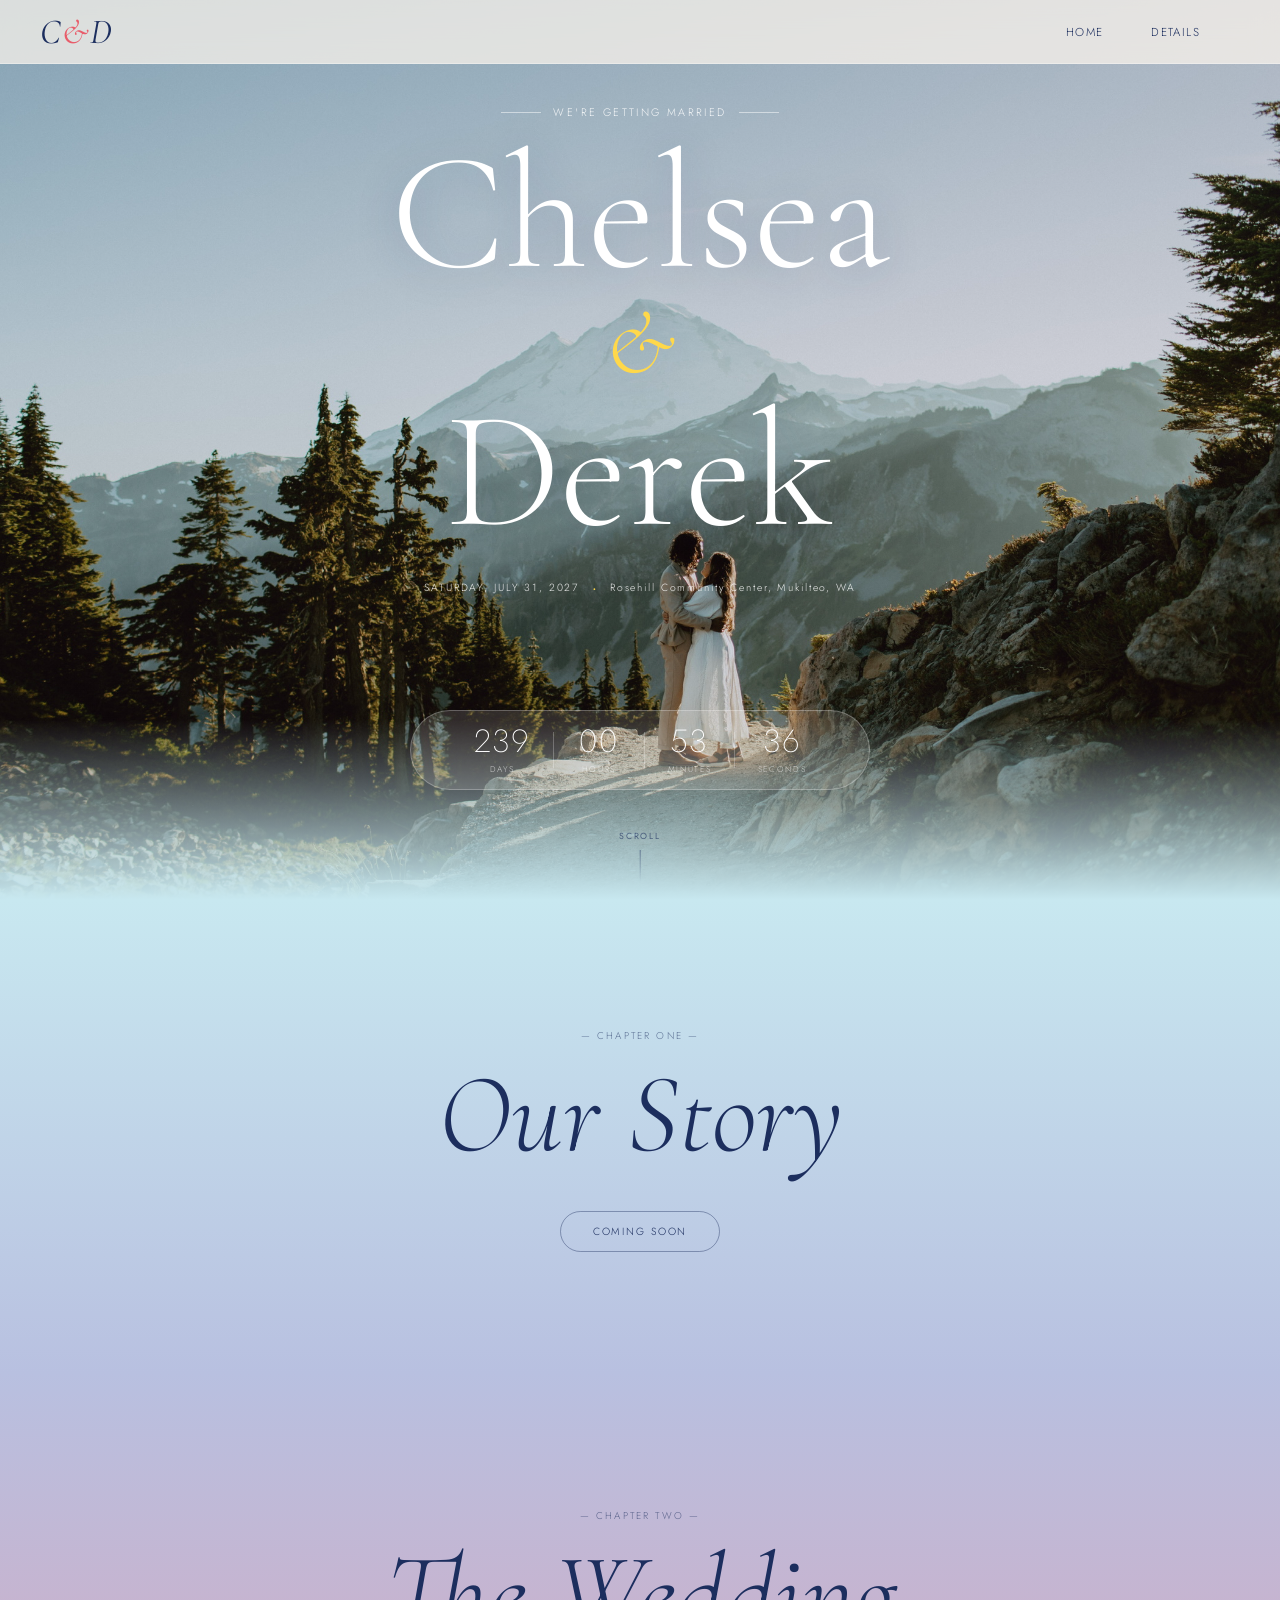
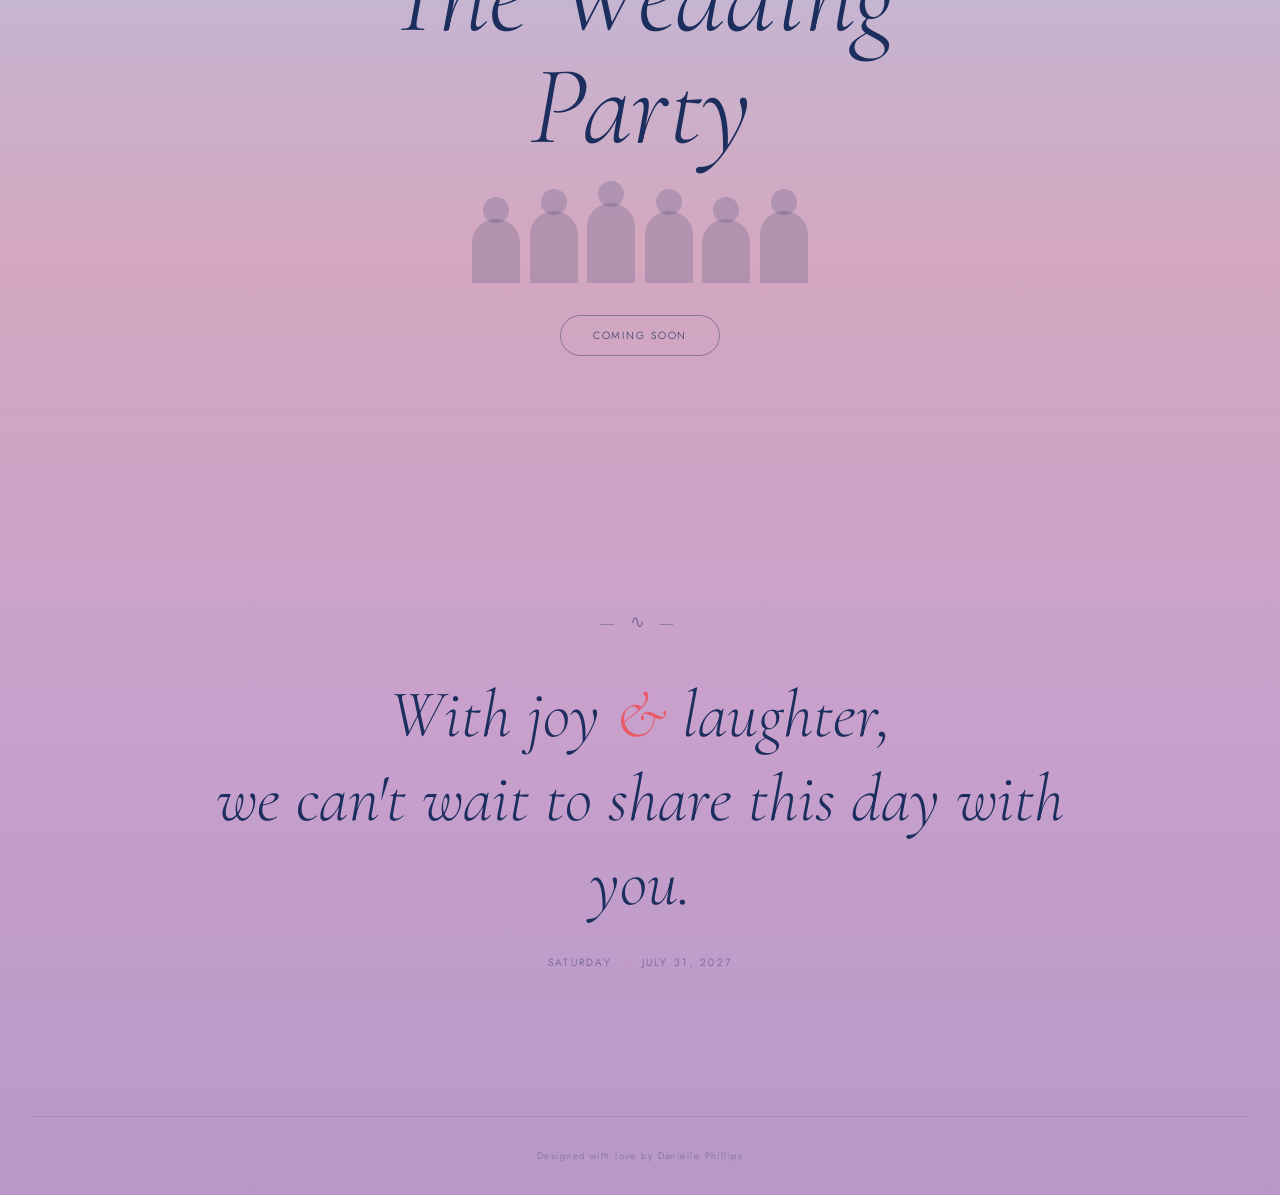
<file: index.html>
<!DOCTYPE html>
<html lang="en">
<head>
  <meta charset="UTF-8" />
  <meta name="viewport" content="width=device-width, initial-scale=1.0" />
  <meta name="theme-color" content="#f5ede3">
  <title>Chelsea & Derek · July 31, 2027</title>
  <link rel="preconnect" href="https://fonts.googleapis.com">
  <link rel="preconnect" href="https://fonts.gstatic.com" crossorigin>
  <link href="https://fonts.googleapis.com/css2?family=Cormorant+Garamond:ital,wght@0,300;0,400;0,500;1,300;1,400;1,500&family=Cormorant+Infant:ital,wght@0,300;1,300;1,400&family=Jost:wght@200;300;400&display=swap" rel="stylesheet">
  <link rel="stylesheet" href="style.css" />
</head>
<body>

  <!-- NAV -->
  <nav class="navbar" id="navbar">
    <a href="index.html" class="nav-logo">C<span class="amp">&</span>D</a>
    <ul class="nav-links">
      <li class="nav-item has-dropdown">
        <a href="index.html" class="nav-link">Home</a>
        <ul class="dropdown">
          <li><a href="#our-story">Our Story <span class="nav-soon">(Coming Soon)</span></a></li>
          <li><a href="#wedding-party">Wedding Party <span class="nav-soon">(Coming Soon)</span></a></li>
        </ul>
      </li>
      <li class="nav-item has-dropdown">
        <a href="details.html" class="nav-link">Details</a>
        <ul class="dropdown">
          <li><a href="details.html#faqs">FAQs</a></li>
          <li><a href="details.html#travel">Travel <span class="nav-soon">(Coming Soon)</span></a></li>
          <li><a href="details.html#registry">Registry <span class="nav-soon">(Coming Soon)</span></a></li>
        </ul>
      </li>
    </ul>
    <button class="nav-hamburger" id="hamburger" aria-label="Toggle menu">
      <span></span><span></span><span></span>
    </button>
  </nav>

  <!-- MOBILE MENU -->
  <div class="mobile-menu" id="mobileMenu">
    <a href="index.html">Home</a>
    <a href="#our-story" class="mobile-sub">Our Story <span class="nav-soon">(Coming Soon)</span></a>
    <a href="#wedding-party" class="mobile-sub">Wedding Party <span class="nav-soon">(Coming Soon)</span></a>
    <a href="details.html" class="mobile-section-label">Details</a>
    <a href="details.html#faqs" class="mobile-sub">FAQs</a>
    <a href="details.html#travel" class="mobile-sub">Travel <span class="nav-soon">(Coming Soon)</span></a>
    <a href="details.html#registry" class="mobile-sub">Registry <span class="nav-soon">(Coming Soon)</span></a>
  </div>

  <!-- HERO -->
  <section class="hero" id="home">
    <div class="hero-bg" id="heroBg"></div>
    <div class="hero-overlay"></div>

    <div class="hero-content">
      <p class="hero-eyebrow">WE'RE GETTING MARRIED</p>
      <h1 class="hero-names">
        <span class="name-chelsea">Chelsea</span>
        <span class="hero-amp">&</span>
        <span class="name-derek">Derek</span>
      </h1>
      <div class="hero-meta">
        <span class="hero-date">SATURDAY, JULY 31, 2027</span>
        <span class="hero-dot">·</span>
        <span class="hero-location">Rosehill Community Center, Mukilteo, WA</span>
      </div>
    </div>

    <!-- COUNTDOWN -->
    <div class="countdown-bar">
      <div class="countdown-inner">
        <div class="countdown-unit">
          <span class="countdown-num" id="cd-days">—</span>
          <span class="countdown-label">DAYS</span>
        </div>
        <div class="countdown-divider"></div>
        <div class="countdown-unit">
          <span class="countdown-num" id="cd-hours">—</span>
          <span class="countdown-label">HOURS</span>
        </div>
        <div class="countdown-divider"></div>
        <div class="countdown-unit">
          <span class="countdown-num" id="cd-mins">—</span>
          <span class="countdown-label">MINUTES</span>
        </div>
        <div class="countdown-divider"></div>
        <div class="countdown-unit">
          <span class="countdown-num" id="cd-secs">—</span>
          <span class="countdown-label">SECONDS</span>
        </div>
      </div>
    </div>

    <div class="hero-scroll">
      <span>SCROLL</span>
      <div class="scroll-line"></div>
    </div>
  </section>

  <!-- GRADIENT RIVER wrapper — seamless scroll through all sections -->
  <div class="gradient-river">

  <section class="gradient-section" id="our-story">
    <div class="section-inner">
      <p class="chapter-label">— CHAPTER ONE —</p>
      <h2 class="section-title">Our Story</h2>
      <span class="pill-btn coming-soon-btn">COMING SOON</span>
    </div>
  </section>

  <section class="gradient-section section-party" id="wedding-party">
    <div class="section-inner">
      <p class="chapter-label">— CHAPTER TWO —</p>
      <h2 class="section-title">The Wedding Party</h2>
      <div class="party-icons">
        <div class="party-person"></div>
        <div class="party-person"></div>
        <div class="party-person"></div>
        <div class="party-person"></div>
        <div class="party-person"></div>
        <div class="party-person"></div>
      </div>
      <span class="pill-btn coming-soon-btn">COMING SOON</span>
    </div>
  </section>

  <!-- CLOSING CTA -->
  <section class="closing-cta">
    <div class="closing-inner">
      <div class="closing-ornament">— ∿ —</div>
      <h2 class="closing-headline">With joy <span class="closing-amp">&</span> laughter,<br>we can't wait to share this day with you.</h2>
      <p class="closing-sub">SATURDAY <span class="closing-dot">·</span> JULY 31, 2027</p>
    </div>
    <footer class="site-footer">
      <span>Designed with love by Danielle Phillips</span>
    </footer>
  </section>

  </div><!-- end .gradient-river -->

  <script src="script.js"></script>
</body>
</html>
</file>
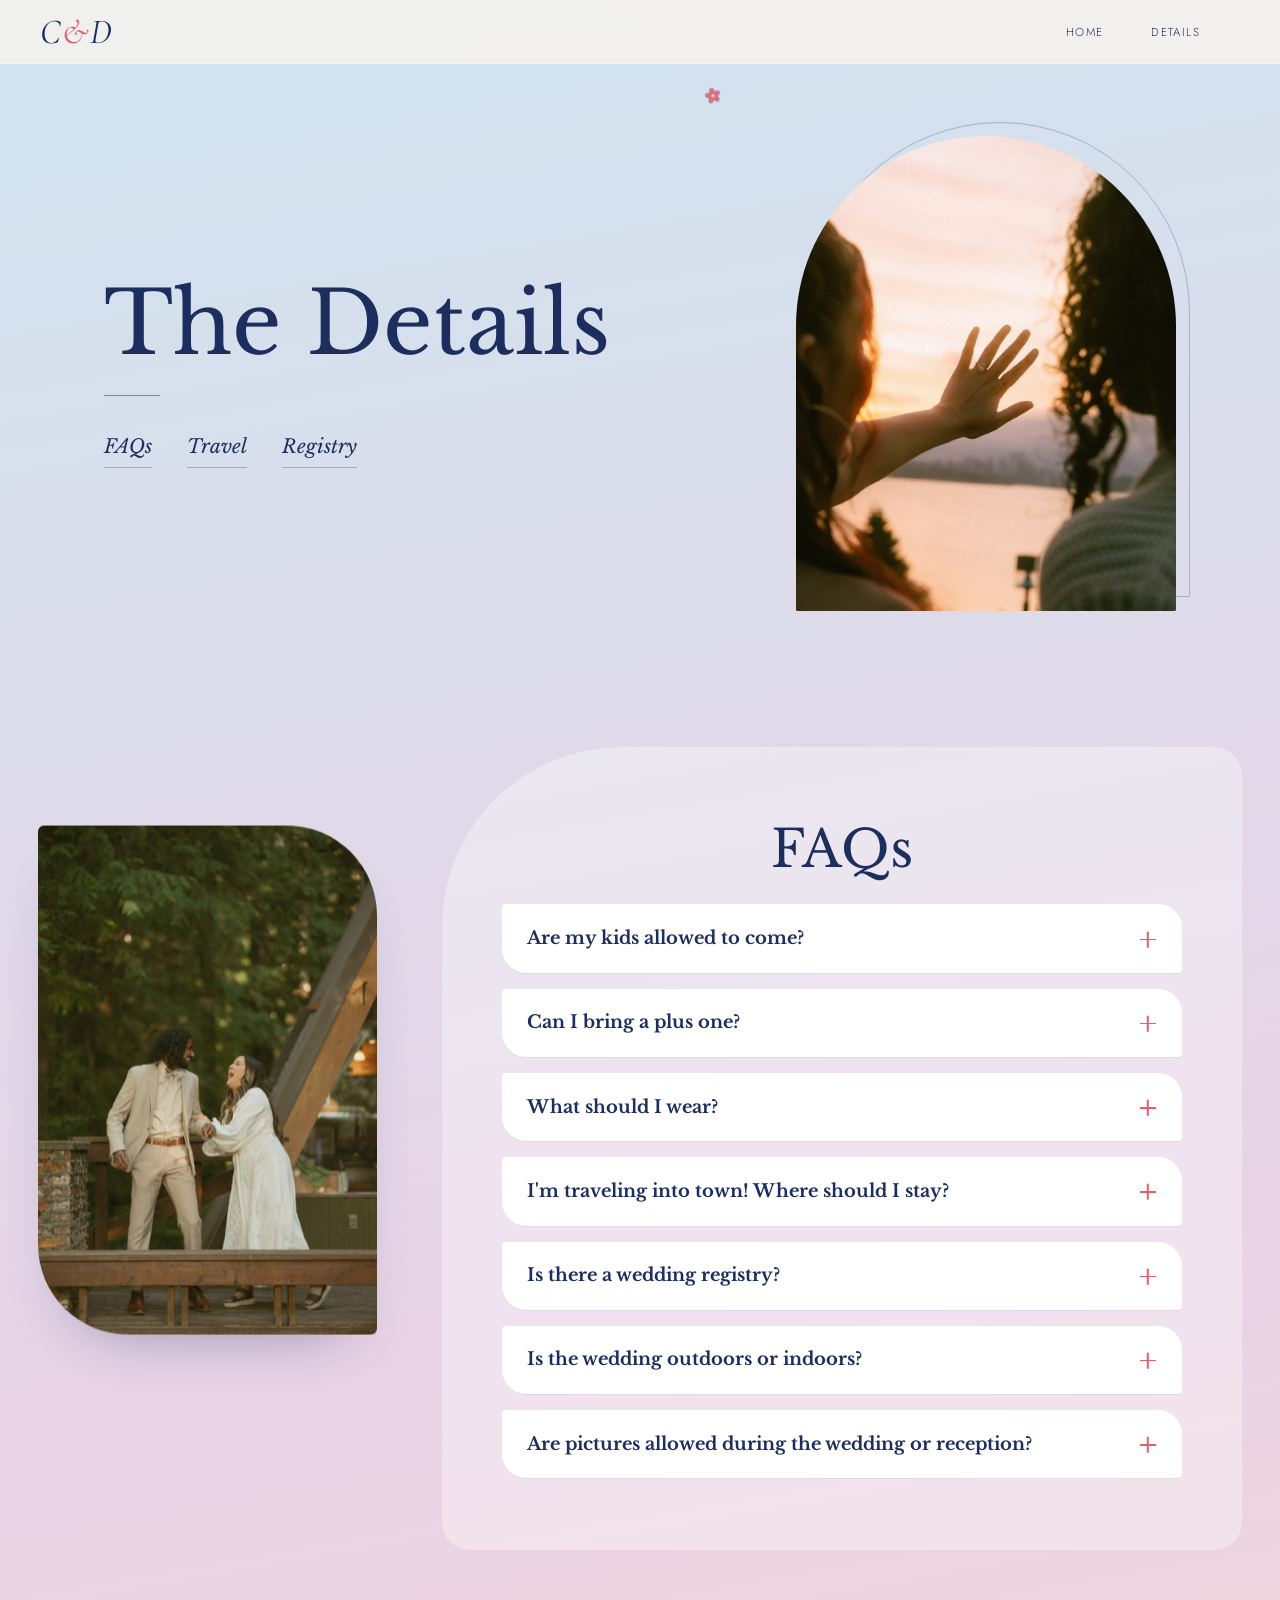
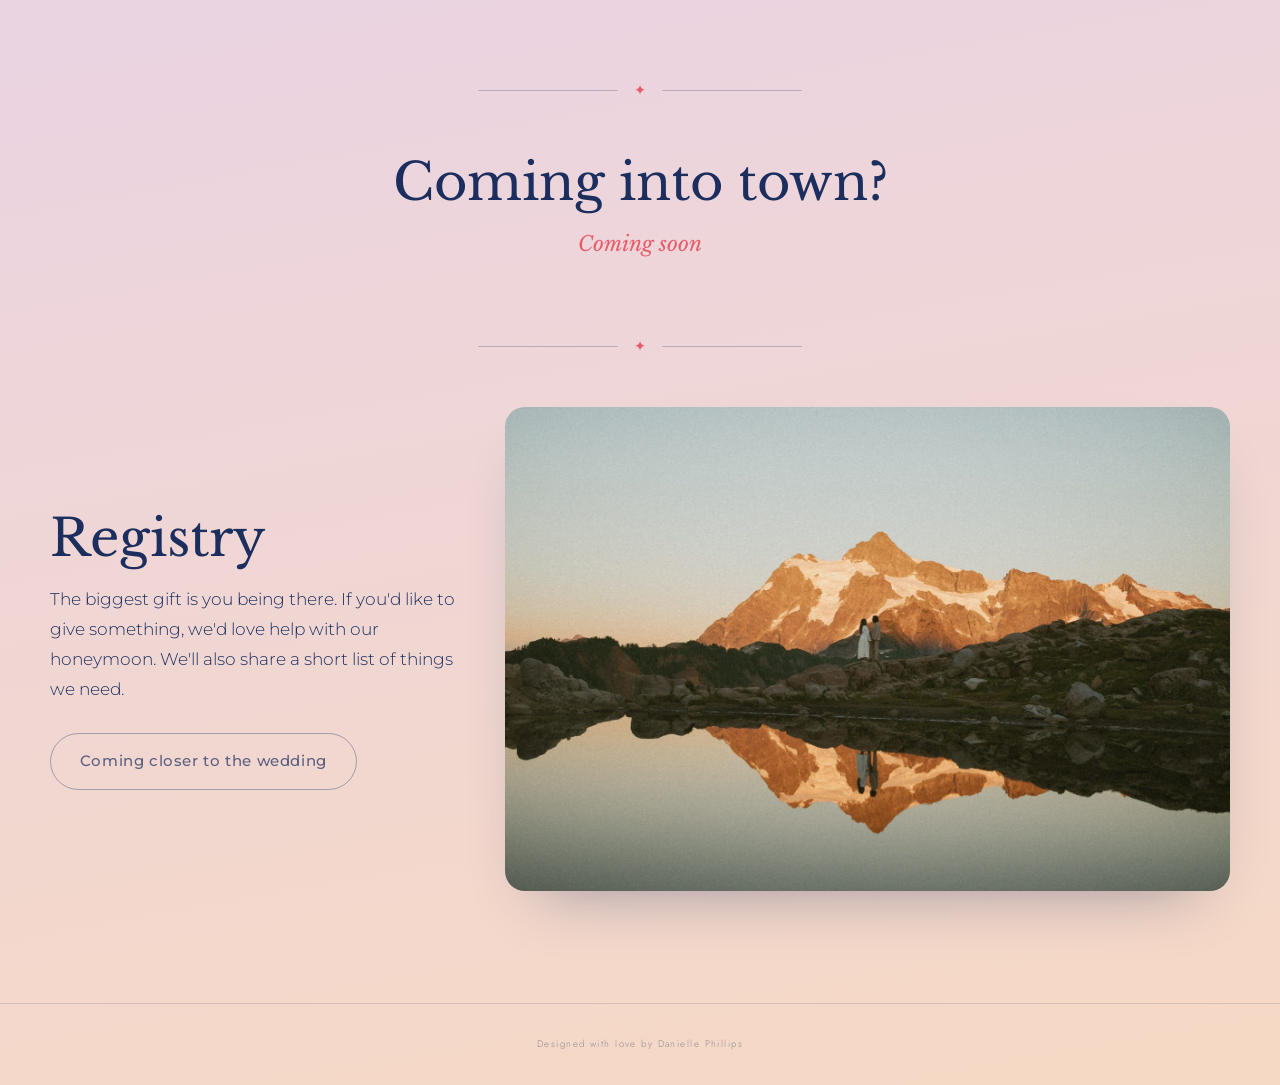
<file: details.html>
<!DOCTYPE html>
<html lang="en">
<head>
  <meta charset="UTF-8" />
  <meta name="viewport" content="width=device-width, initial-scale=1.0" />
  <meta name="theme-color" content="#f5ede3">
  <title>The Details · Chelsea & Derek</title>
  <link rel="preconnect" href="https://fonts.googleapis.com">
  <link rel="preconnect" href="https://fonts.gstatic.com" crossorigin>
  <link href="https://fonts.googleapis.com/css2?family=Cormorant+Garamond:ital,wght@0,300;0,400;0,500;1,300;1,400;1,500&family=Cormorant+Infant:ital,wght@0,300;1,300;1,400&family=Jost:wght@200;300;400&display=swap" rel="stylesheet">
  <link href="https://fonts.googleapis.com/css2?family=Libre+Baskerville:ital,wght@0,400;0,700;1,400&family=Montserrat:wght@300;400;500&display=swap" rel="stylesheet">
  <link rel="stylesheet" href="style.css?v=20261010i" />
</head>
<body>

  <!-- NAV -->
  <nav class="navbar" id="navbar">
    <a href="index.html" class="nav-logo">C<span class="amp">&</span>D</a>
    <ul class="nav-links">
      <li class="nav-item has-dropdown">
        <a href="index.html" class="nav-link">Home</a>
        <ul class="dropdown">
          <li><a href="index.html#our-story">Our Story <span class="nav-soon">(Coming Soon)</span></a></li>
          <li><a href="index.html#wedding-party">Wedding Party <span class="nav-soon">(Coming Soon)</span></a></li>
        </ul>
      </li>
      <li class="nav-item has-dropdown">
        <a href="#" class="nav-link">Details</a>
        <ul class="dropdown">
          <li><a href="details.html#faqs">FAQs</a></li>
          <li><a href="details.html#travel">Travel <span class="nav-soon">(Coming Soon)</span></a></li>
          <li><a href="details.html#registry">Registry <span class="nav-soon">(Coming Soon)</span></a></li>
        </ul>
      </li>
    </ul>
    <button class="nav-hamburger" id="hamburger" aria-label="Toggle menu">
      <span></span><span></span><span></span>
    </button>
  </nav>

  <!-- MOBILE MENU -->
  <div class="mobile-menu" id="mobileMenu">
    <a href="index.html">Home</a>
    <a href="#our-story" class="mobile-sub">Our Story <span class="nav-soon">(Coming Soon)</span></a>
    <a href="#wedding-party" class="mobile-sub">Wedding Party <span class="nav-soon">(Coming Soon)</span></a>
    <a href="details.html" class="mobile-section-label">Details</a>
    <a href="details.html#faqs" class="mobile-sub">FAQs</a>
    <a href="details.html#travel" class="mobile-sub">Travel <span class="nav-soon">(Coming Soon)</span></a>
    <a href="details.html#registry" class="mobile-sub">Registry <span class="nav-soon">(Coming Soon)</span></a>
  </div>

  <!-- GRADIENT RIVER — full page below the nav -->
  <div class="gradient-river dp" id="top">

    <!-- FLOWER RAIN (decorative, drawn by details.js) -->
    <canvas class="dp-rain" aria-hidden="true"></canvas>

    <!-- PAGE TOP -->
    <header class="dp-hero">
      <div class="dp-hero-wrap">
        <div class="dp-hero-text">
          <h1>The Details</h1>
          <div class="dp-rule"></div>
          <nav class="dp-jump" aria-label="Jump to a section">
            <a href="#faqs">FAQs</a>
            <a href="#travel">Travel</a>
            <a href="#registry">Registry</a>
          </nav>
        </div>
        <div class="dp-hero-photo">
          <img src="CD2.JPG" alt="Chelsea showing her engagement ring at sunset" width="1000" height="1500">
        </div>
      </div>
    </header>

    <!-- FAQs -->
    <section class="dp-faq" id="faqs">
      <div class="dp-faq-grid">
        <figure class="dp-faq-photo">
          <img src="CD3.jpg" alt="Chelsea and Derek laughing together on a wooden deck" width="900" height="1350" loading="lazy">
        </figure>
        <div>
          <h2>FAQs</h2>
          <div class="dp-faq-list">
            <details class="dp-faq-item"><summary>Are my kids allowed to come?<span class="dp-icon"></span></summary><p class="dp-ans">If they're over 16, yes! If not, please reach out to us, and we'll figure out some other options.</p></details>
            <details class="dp-faq-item"><summary>Can I bring a plus one?<span class="dp-icon"></span></summary><p class="dp-ans">No. Seating is limited, so we're being super intentional with everyone who's attending.</p></details>
            <details class="dp-faq-item"><summary>What should I wear?<span class="dp-icon"></span></summary><p class="dp-ans">Picture black tie, high fashion! Elegant, but also colorful. We encourage you to dress up and to also dress in your culture or ethnicity. We'll absolutely love it!</p><p class="dp-ans"><strong>No sneakers, no jeans, no casual wear.</strong> You will not be let in.</p></details>
            <details class="dp-faq-item"><summary>I'm traveling into town! Where should I stay?<span class="dp-icon"></span></summary><p class="dp-ans">We're putting together hotel options and fun things to do before and after the wedding. Check out the <a href="#travel">Travel section</a> for updates!</p></details>
            <details class="dp-faq-item"><summary>Is there a wedding registry?<span class="dp-icon"></span></summary><p class="dp-ans">Yes! We'd really love contributions to our honeymoon, but if you'd rather not, we'll also have a list of things we need. Head to the <a href="#registry">Registry section</a> for details.</p></details>
            <details class="dp-faq-item"><summary>Is the wedding outdoors or indoors?<span class="dp-icon"></span></summary><p class="dp-ans">The ceremony and cocktail hour will be outdoors, and the reception will be indoors!</p></details>
            <details class="dp-faq-item"><summary>Are pictures allowed during the wedding or reception?<span class="dp-icon"></span></summary><p class="dp-ans"><strong>No phones during the ceremony!</strong> We want everyone to enjoy the moment. During the reception and everything else, go crazy!</p></details>
          </div>
        </div>
      </div>
    </section>

    <div class="dp-divider" aria-hidden="true"><span>✦</span></div>

    <!-- TRAVEL -->
    <section class="dp-travel" id="travel">
      <h2>Coming into town?</h2>
      <p class="dp-soon">Coming soon</p>
    </section>

    <div class="dp-divider" aria-hidden="true"><span>✦</span></div>

    <!-- REGISTRY -->
    <section class="dp-registry" id="registry">
      <div class="dp-registry-grid">
        <div class="dp-registry-text">
          <h2>Registry</h2>
          <p>The biggest gift is you being there. If you'd like to give something, we'd love help with our honeymoon. We'll also share a short list of things we need.</p>
          <span class="dp-btn" aria-disabled="true">Coming closer to the wedding</span>
        </div>
        <img class="dp-registry-photo" src="CD-registry.jpg" alt="Chelsea and Derek at sunset in front of a mountain reflected in an alpine lake" width="1600" height="1067" loading="lazy">
      </div>
    </section>

    <footer class="site-footer">
      <span>Designed with love by Danielle Phillips</span>
    </footer>

  </div><!-- end .gradient-river -->

  <script src="script.js"></script>
  <script src="details.js?v=20261010i"></script>
</body>
</html>
</file>
<file: style.css>
/* ============================================================
   CHELSEA & DEREK — WEDDING SITE
   style.css
   ============================================================ */

/* ---------- CSS VARIABLES ---------- */
:root {
  --sage:     #b8d4a8;
  --sky:      #a8d4e8;
  --yellow:   #ffd84a;
  --peach:    #f4a54a;
  --coral:    #e85c6a;
  --lilac:    #d4a8d4;
  --navy:     #1c2e5e;
  --cream:    #fdf6ee;

  /* gradient stops that match the sunset palette */
  --g-top:    #a8d4e8;   /* sky blue */
  --g-mid1:   #ffd84a;   /* yellow */
  --g-mid2:   #f4a54a;   /* peach/orange */
  --g-mid3:   #e85c6a;   /* coral */
  --g-bot:    #d4a8d4;   /* lilac */

  --font-display: 'Cormorant Garamond', serif;
  --font-italic:  'Cormorant Infant', serif;
  --font-sans:    'Jost', sans-serif;
}

/* ---------- RESET ---------- */
*, *::before, *::after { box-sizing: border-box; margin: 0; padding: 0; }
html { scroll-behavior: smooth; overflow-x: hidden; background-color: #fdf6ee; }
body {
  font-family: var(--font-sans);
  background-color: #fdf6ee;
  color: var(--navy);
  overflow-x: hidden;
  animation: pageFadeIn 0.45s ease both;
}
body.rsvp-body {
  overflow: hidden;
  height: 100vh;
}
::-webkit-scrollbar { display: none; }
a { text-decoration: none; color: inherit; }
ul { list-style: none; }

/* ============================================================
   NAV
   ============================================================ */
.navbar {
  position: fixed;
  top: 0; left: 0; right: 0;
  z-index: 1000;
  display: flex;
  align-items: center;
  justify-content: space-between;
  padding: 0 2.5rem;
  height: 64px;
  background: rgba(253, 246, 238, 0.72);
  backdrop-filter: blur(14px);
  -webkit-backdrop-filter: blur(14px);
  border-bottom: 1px solid rgba(255,255,255,0.3);
  transition: background 0.3s;
}
.navbar.scrolled {
  background: rgba(253, 246, 238, 0.95);
  box-shadow: 0 2px 20px rgba(28,46,94,0.08);
}

.nav-logo {
  font-family: var(--font-display);
  font-style: italic;
  font-size: 2.2rem;
  letter-spacing: 0.04em;
  color: var(--navy);
}
.nav-logo .amp { color: var(--coral); }

.nav-links {
  display: flex;
  align-items: center;
  gap: 1rem;
  margin-left: auto;
  margin-right: 1.5rem;
}

.nav-item { position: relative; }

/* Invisible bridge so the mouse doesn't leave .has-dropdown when traveling to the dropdown */
.has-dropdown::after {
  content: '';
  position: absolute;
  bottom: -10px;
  left: 0;
  right: 0;
  height: 10px;
}

.nav-link {
  font-family: var(--font-sans);
  font-weight: 300;
  font-size: 0.72rem;
  letter-spacing: 0.12em;
  text-transform: uppercase;
  color: var(--navy);
  padding: 0.5rem 1rem;
  display: block;
  transition: color 0.2s;
}
.nav-link:hover { color: var(--coral); }

/* RSVP pill in nav */
.nav-rsvp {
  background: var(--yellow);
  border-radius: 999px;
  padding: 0.6rem 1.75rem;
  font-size: 0.78rem;
  font-weight: 500;
  letter-spacing: 0.14em;
  color: var(--navy) !important;
  box-shadow: 0 2px 12px rgba(255, 216, 74, 0.5);
  transition: background 0.2s, transform 0.2s, box-shadow 0.2s;
  margin-left: 0;
}
.nav-rsvp:hover {
  background: var(--peach);
}

/* DROPDOWN */
.dropdown {
  position: absolute;
  top: calc(100% + 6px);
  left: 50%;
  transform: translateX(-50%) translateY(6px);
  background: rgba(253,246,238,0.97);
  border: 1px solid rgba(28,46,94,0.1);
  border-radius: 12px;
  min-width: 210px;
  padding: 0.5rem 0;
  opacity: 0;
  pointer-events: none;
  transition: opacity 0.2s, transform 0.2s;
  box-shadow: 0 8px 32px rgba(28,46,94,0.12);
}
.has-dropdown:hover .dropdown,
.has-dropdown:focus-within .dropdown {
  opacity: 1;
  pointer-events: all;
  transform: translateX(-50%) translateY(0);
}

.has-dropdown:last-child .dropdown {
  left: auto;
  right: 0;
  transform: translateY(6px);
}
.has-dropdown:last-child:hover .dropdown,
.has-dropdown:last-child:focus-within .dropdown {
  transform: translateY(0);
}

.dropdown li a {
  display: block;
  padding: 0.7rem 1.4rem;
  font-family: var(--font-sans);
  font-size: 0.85rem;
  font-weight: 300;
  letter-spacing: 0.08em;
  text-transform: uppercase;
  color: var(--navy);
  white-space: nowrap;
  transition: color 0.15s, background 0.15s;
}
.dropdown li a:hover {
  color: var(--coral);
  background: rgba(232,92,106,0.06);
}

.nav-soon {
  font-size: 0.75rem;
  font-style: normal;
  margin-left: 0.3rem;
  text-transform: none;
  letter-spacing: 0;
}

/* HAMBURGER */
.nav-hamburger {
  display: none;
  flex-direction: column;
  gap: 5px;
  background: none;
  border: none;
  cursor: pointer;
  padding: 4px;
}
.nav-hamburger span {
  display: block;
  width: 24px;
  height: 1.5px;
  background: var(--navy);
  transition: all 0.3s;
}

/* MOBILE MENU */
.mobile-menu {
  display: none;
  position: fixed;
  top: 64px; left: 0; right: 0;
  background: rgba(253,246,238,0.98);
  backdrop-filter: blur(16px);
  z-index: 999;
  flex-direction: column;
  padding: 1.5rem 2rem 2rem;
  gap: 0.25rem;
  border-bottom: 1px solid rgba(28,46,94,0.08);
}
.mobile-menu.open { display: flex; }
.mobile-menu a {
  font-family: var(--font-sans);
  font-size: 0.78rem;
  font-weight: 300;
  letter-spacing: 0.12em;
  text-transform: uppercase;
  color: var(--navy);
  padding: 0.7rem 0;
  border-bottom: 1px solid rgba(28,46,94,0.07);
}

.mobile-menu .mobile-sub {
  padding-left: 1.5rem;
  font-size: 0.72rem;
  color: rgba(28,46,94,0.6);
}

.mobile-section-label {
  font-family: var(--font-sans);
  font-size: 0.78rem;
  font-weight: 300;
  letter-spacing: 0.12em;
  text-transform: uppercase;
  color: var(--navy);
  padding: 0.7rem 0;
  border-bottom: 1px solid rgba(28,46,94,0.07);
  display: block;
  font-style: normal;
}

.mobile-menu a:last-child { border-bottom: none; }
.mobile-rsvp {
  margin-top: 0.75rem;
  background: var(--yellow);
  border-radius: 999px;
  padding: 0.8rem 2rem !important;
  text-align: center;
  font-weight: 400 !important;
}

/* ============================================================
   HERO
   ============================================================ */
.hero {
  position: relative;
  width: 100%;
  height: 100vh;
  min-height: 700px;
  display: flex;
  flex-direction: column;
  align-items: center;
  justify-content: flex-start;
  padding-top: 5rem;
  overflow: hidden;
  background-color: #c8e8f0;
}

.hero-bg {
  position: absolute;
  inset: 0;
  background-image: url('CD1.JPG');
  background-size: cover;
  background-position: center 30%;
  transform: scale(1.04);
  transition: transform 0.1s linear;
}

.hero-overlay {
  position: absolute;
  inset: 0;
  background: linear-gradient(
    to bottom,
    rgba(28,46,94,0.18) 0%,
    rgba(28,46,94,0.08) 40%,
    rgba(28,46,94,0.08) 80%,
    #c8e8f0 100%
  );
}

.hero-content {
  position: relative;
  z-index: 2;
  text-align: center;
  padding: 0 1.5rem;
  margin-top: 1.5rem;
}

.hero-eyebrow {
  font-family: var(--font-sans);
  font-size: 0.68rem;
  font-weight: 300;
  letter-spacing: 0.22em;
  color: rgba(255,255,255,0.88);
  margin-bottom: 1.2rem;
  display: flex;
  align-items: center;
  justify-content: center;
  gap: 0.75rem;
}
.hero-eyebrow::before,
.hero-eyebrow::after {
  content: '';
  display: block;
  width: 40px;
  height: 1px;
  background: rgba(255,255,255,0.5);
}

.hero-names {
  font-family: var(--font-display);
  font-weight: 300;
  font-size: clamp(5rem, 13vw, 11rem);
  line-height: 0.9;
  color: #fff;
  display: flex;
  flex-direction: column;
  align-items: center;
  gap: 0.05em;
  text-shadow: 0 4px 40px rgba(28,46,94,0.25);
  animation: fadeUp 1.2s ease both;
}
.name-chelsea, .name-derek {
  display: block;
}
.hero-amp {
  font-family: var(--font-italic);
  font-style: italic;
  font-size: 0.55em;
  color: var(--yellow);
  line-height: 1;
  animation: fadeUp 1.2s 0.15s ease both;
}

.hero-meta {
  margin-top: 1.8rem;
  display: flex;
  align-items: center;
  justify-content: center;
  gap: 0.4rem;
  flex-wrap: wrap;
  animation: fadeUp 1.2s 0.3s ease both;
}
.hero-date, .hero-location {
  font-family: var(--font-sans);
  font-size: 0.65rem;
  font-weight: 300;
  letter-spacing: 0.18em;
  color: rgba(255,255,255,0.9);
}
.hero-date { text-transform: uppercase; }
.hero-location { text-transform: none; }
.hero-dot { color: #ffd84a; font-size: 1rem; margin: 0 0.4rem; }

/* COUNTDOWN BAR */
.countdown-bar {
  position: absolute;
  bottom: 110px;
  left: 0;
  right: 0;
  z-index: 2;
  display: flex;
  align-items: center;
  justify-content: center;
  animation: fadeUp 1.2s 0.5s ease both;
}
.countdown-inner {
  display: flex;
  align-items: center;
  background: rgba(253,246,238,0.14);
  backdrop-filter: blur(10px);
  border: 1px solid rgba(255,255,255,0.25);
  border-radius: 999px;
  padding: 0.9rem 2.5rem;
}
.countdown-unit {
  display: flex;
  flex-direction: column;
  align-items: center;
  padding: 0 1.4rem;
}
.countdown-num {
  font-family: var(--font-sans);
  font-size: 2rem;
  font-weight: 200;
  color: #fff;
  line-height: 1;
  min-width: 2.5ch;
  text-align: center;
  letter-spacing: 0.04em;
}
.countdown-label {
  font-family: var(--font-sans);
  font-size: 0.52rem;
  font-weight: 300;
  letter-spacing: 0.2em;
  color: rgba(255,255,255,0.65);
  margin-top: 0.35rem;
}
.countdown-divider {
  width: 1px;
  height: 36px;
  background: rgba(255,255,255,0.25);
}

/* SCROLL INDICATOR */
.hero-scroll {
  position: absolute;
  bottom: 18px;
  left: 50%;
  transform: translateX(-50%);
  z-index: 3;
  display: flex;
  flex-direction: column;
  align-items: center;
  gap: 0.5rem;
}
.hero-scroll span {
  font-family: var(--font-sans);
  font-size: 0.55rem;
  letter-spacing: 0.22em;
  color: rgba(28,46,94,0.65);
  text-shadow: 0 0 12px rgba(255,255,255,0.6);
}
.scroll-line {
  width: 1px;
  height: 32px;
  background: linear-gradient(to bottom, rgba(28,46,94,0.5), transparent);
  animation: scrollPulse 2s infinite;
}

/* ============================================================
   GRADIENT SECTIONS — one seamless flow
   ============================================================ */

/* The whole post-hero body flows as one gradient river.
   We use a shared background on a wrapper so there are zero seams. */
.gradient-river {
  background: linear-gradient(180deg,
    #c8e8f0  0%,
    #b8c0e0 25%,
    #d4a8c0 50%,
    #c8a0cc 75%,
    #b898c8 100%
  );
}

.gradient-section {
  position: relative;
  padding: 8rem 2rem;
  text-align: center;
  background: transparent;
}

.section-party {
  background: transparent;
}

.section-inner {
  position: relative;
  z-index: 1;
  max-width: 720px;
  margin: 0 auto;
}

.chapter-label {
  font-family: var(--font-sans);
  font-size: 0.62rem;
  font-weight: 300;
  letter-spacing: 0.22em;
  color: rgba(28,46,94,0.6);
  margin-bottom: 1rem;
}

.section-title {
  font-family: var(--font-display);
  font-style: italic;
  font-weight: 300;
  font-size: clamp(3.5rem, 9vw, 7rem);
  color: var(--navy);
  line-height: 1;
  margin-bottom: 2.5rem;
}

.section-body {
  font-family: var(--font-sans);
  font-weight: 300;
  font-size: 1rem;
  line-height: 1.8;
  color: rgba(28,46,94,0.85);
  max-width: 560px;
  margin: 0 auto 2.5rem;
}

/* pill button — no dot */
.pill-btn {
  display: inline-block;
  font-family: var(--font-sans);
  font-size: 0.65rem;
  font-weight: 300;
  letter-spacing: 0.18em;
  text-transform: uppercase;
  color: var(--navy);
  border: 1.5px solid rgba(28,46,94,0.4);
  border-radius: 999px;
  padding: 0.75rem 2rem;
  transition: border-color 0.2s, background 0.2s;
}
.pill-btn:hover {
  border-color: var(--navy);
  background: rgba(28,46,94,0.06);
}
.coming-soon-btn {
  cursor: default;
}
.coming-soon-btn:hover {
  border-color: rgba(28,46,94,0.4);
  background: transparent;
}

/* wedding party icons */
.party-icons {
  display: flex;
  align-items: flex-end;
  justify-content: center;
  gap: 0.6rem;
  margin: 2rem 0;
}
.party-person {
  width: 48px;
  height: 72px;
  background: rgba(28,46,94,0.18);
  border-radius: 999px 999px 40% 40%;
  position: relative;
}
.party-person::before {
  content: '';
  position: absolute;
  top: -22px;
  left: 50%;
  transform: translateX(-50%);
  width: 26px;
  height: 26px;
  background: rgba(28,46,94,0.18);
  border-radius: 50%;
}
.party-person:nth-child(odd) { height: 64px; }
.party-person:nth-child(3) { height: 80px; }

/* ============================================================
   CLOSING CTA / FOOTER
   ============================================================ */
.closing-cta {
  background: transparent;
  padding: 8rem 2rem 0;
  text-align: center;
}

.closing-inner {
  max-width: 900px;
  margin: 0 auto;
  padding-bottom: 6rem;
}

.closing-ornament {
  font-family: var(--font-display);
  font-size: 1.1rem;
  color: rgba(28,46,94,0.45);
  letter-spacing: 0.3em;
  margin-bottom: 2.5rem;
}

.closing-headline {
  font-family: var(--font-display);
  font-style: italic;
  font-weight: 300;
  font-size: clamp(2.2rem, 5.5vw, 4.2rem);
  line-height: 1.25;
  color: var(--navy);
  margin-bottom: 1.5rem;
}
.closing-amp { color: var(--coral); }

.closing-sub {
  font-family: var(--font-sans);
  font-size: 0.65rem;
  font-weight: 300;
  letter-spacing: 0.22em;
  color: rgba(28,46,94,0.6);
  margin-bottom: 3rem;
}
.closing-dot {
  color: #e85c6a;
  font-size: 1rem;
  margin: 0 0.4rem;
}

/* BIG RSVP BUTTON */
.rsvp-big-btn {
  display: inline-block;
  font-family: var(--font-sans);
  font-size: 0.82rem;
  font-weight: 400;
  letter-spacing: 0.2em;
  text-transform: uppercase;
  color: var(--cream);
  background: var(--navy);
  border-radius: 999px;
  padding: 1.4rem 4.5rem;
  box-shadow: 0 8px 40px rgba(28,46,94,0.25);
  transition: transform 0.25s, box-shadow 0.25s, background 0.25s;
}
.rsvp-big-btn:hover {
  transform: translateY(-3px) scale(1.03);
  box-shadow: 0 16px 50px rgba(28,46,94,0.3);
  background: #0f1e42;
}

/* FOOTER */
.site-footer {
  border-top: 1px solid rgba(28,46,94,0.15);
  padding: 2rem 3rem;
  display: flex;
  justify-content: center;
  align-items: center;
  font-family: var(--font-sans);
  font-size: 0.6rem;
  font-weight: 300;
  letter-spacing: 0.15em;
  color: rgba(28,46,94,0.45);
  gap: 0.5rem;
}

/* ============================================================
   ANIMATIONS
   ============================================================ */
@keyframes pageFadeIn {
  from { opacity: 0; }
  to   { opacity: 1; }
}
@keyframes fadeUp {
  from { opacity: 0; transform: translateY(24px); }
  to   { opacity: 1; transform: translateY(0); }
}
@keyframes scrollPulse {
  0%, 100% { opacity: 0.4; transform: scaleY(1); }
  50%       { opacity: 1;   transform: scaleY(1.15); }
}

/* ============================================================
   RSVP PAGE
   ============================================================ */
.rsvp-page {
  position: relative;
  height: 100vh;
  overflow: hidden;
  background: #e0d8e8;
  display: flex;
  flex-direction: column;
  align-items: center;
  justify-content: center;
  padding: 64px 1.5rem 0;
}

.rsvp-page::before {
  content: '';
  position: absolute;
  inset: -20%;
  background: linear-gradient(160deg,
    #b8ccd8 0%,
    #dfd0a0 30%,
    #d4b898 55%,
    #c8a0a0 75%,
    #c0b0c8 100%
  );
  filter: blur(80px);
  z-index: 0;
}

.rsvp-card {
  background: rgba(253,246,238,0.82);
  backdrop-filter: blur(20px);
  border: 1px solid rgba(255,255,255,0.5);
  border-radius: 20px;
  padding: 1.5rem 3rem;
  max-width: 860px;
  width: 100%;
  box-shadow: 0 24px 80px rgba(28,46,94,0.12);
  animation: fadeUp 1s ease both;
}

.rsvp-card-eyebrow {
  font-family: var(--font-sans);
  font-size: 0.8rem;
  font-weight: 300;
  letter-spacing: 0.22em;
  color: rgba(28,46,94,0.6);
  text-align: center;
  margin-bottom: 0.55rem;
}

.rsvp-card-title {
  font-family: var(--font-display);
  font-style: italic;
  font-weight: 300;
  font-size: clamp(2rem, 4vw, 3.5rem);
  color: var(--navy);
  text-align: center;
  line-height: 1;
  white-space: nowrap;
  margin-bottom: 0.75rem;
}
.rsvp-card-title .rsvp-amp,
.rsvp-success .rsvp-amp { color: var(--coral); }

.rsvp-venue {
  font-family: var(--font-sans);
  font-size: 0.65rem;
  font-weight: 300;
  letter-spacing: 0.15em;
  color: rgba(28,46,94,0.55);
  text-align: center;
  display: block;
  margin-bottom: 0.15rem;
}

.rsvp-date-line {
  font-family: var(--font-sans);
  font-size: 0.65rem;
  font-weight: 300;
  letter-spacing: 0.15em;
  color: rgba(28,46,94,0.55);
  text-align: center;
  display: block;
  margin-bottom: 0;
}

.rsvp-deadline {
  font-family: var(--font-sans);
  font-size: 0.85rem;
  font-weight: 300;
  letter-spacing: 0.15em;
  color: rgba(28,46,94,0.55);
  text-align: center !important;
  display: block;
  margin-bottom: 0.2rem;
}
.rsvp-deadline strong {
  color: #e85c6a;
  font-weight: 400;
}

.rsvp-respond-by {
  font-family: var(--font-sans);
  font-size: 0.85rem;
  font-weight: 500;
  letter-spacing: 0.06em;
  color: var(--navy);
  text-align: center !important;
  display: block;
  text-decoration: none;
  width: 100%;
  margin-top: 0.45rem;
  margin-bottom: 0.5rem;
}
.rsvp-respond-by strong {
  color: #e85c6a;
  font-weight: 600;
  text-decoration: none;
}

.required-star {
  color: #e85c6a;
  margin-left: 0.15rem;
}

.rsvp-divider {
  width: 48px;
  height: 1px;
  background: rgba(28,46,94,0.2);
  margin: 0 auto 0.5rem;
}

/* Form */
.rsvp-form { display: flex; flex-direction: column; gap: 0.6rem; }

.form-group { display: flex; flex-direction: column; gap: 0.4rem; }
.form-group label {
  font-family: var(--font-sans);
  font-size: 0.8rem;
  font-weight: 300;
  letter-spacing: 0.14em;
  text-transform: uppercase;
  color: rgba(28,46,94,0.65);
}

.form-group input,
.form-group select,
.form-group textarea {
  font-family: var(--font-sans);
  font-size: 1rem;
  font-weight: 300;
  color: var(--navy);
  background: rgba(255,255,255,0.7);
  border: 1.5px solid rgba(28,46,94,0.15);
  border-radius: 10px;
  padding: 0.85rem 1.2rem;
  outline: none;
  transition: border-color 0.2s, background 0.2s;
  -webkit-appearance: none;
}
.form-group input:focus,
.form-group select:focus,
.form-group textarea:focus {
  border-color: var(--coral);
  background: rgba(255,255,255,0.92);
}
.form-group textarea { resize: none; min-height: 72px; }

.form-row { display: grid; grid-template-columns: 1fr 1fr; gap: 1rem; }

/* attendance radio */
.radio-group {
  display: flex;
  gap: 1rem;
}
.radio-option {
  flex: 1;
  display: flex;
  align-items: center;
  justify-content: center;
  gap: 0.5rem;
  border: 1.5px solid rgba(28,46,94,0.15);
  border-radius: 10px;
  padding: 0.85rem;
  cursor: pointer;
  transition: border-color 0.2s, background 0.2s;
  font-family: var(--font-sans);
  font-size: 0.9rem;
  font-weight: 300;
  color: var(--navy);
}
.radio-option input[type="radio"] { display: none; }

/* custom checkbox box — always visible on the left */
.radio-option::before {
  content: '';
  display: inline-block;
  width: 15px;
  height: 15px;
  background: #fff;
  border: 1.5px solid rgba(28,46,94,0.25);
  border-radius: 3px;
  flex-shrink: 0;
  line-height: 12px;
  text-align: center;
  font-size: 0.72rem;
  font-weight: 600;
  color: #1c2e5e;
  transition: border-color 0.2s;
}

/* selected state */
.radio-option:has(input:checked) {
  border-color: #e85c6a;
  background: rgba(232,92,106,0.08);
}
.radio-option:has(input:checked)::before {
  border-color: #e85c6a;
  color: #e85c6a;
}

/* ✓ for Going, ✗ for Not Going */
.radio-option:has(input[value="yes"]:checked)::before { content: '✓'; }
.radio-option:has(input[value="no"]:checked)::before  { content: '✗'; }

/* field-error validation state */
.field-error label { color: #e85c6a !important; }
.field-error input,
.field-error textarea { border-color: #e85c6a !important; }
.field-error .radio-group {
  border: 1.5px solid #e85c6a;
  border-radius: 10px;
  padding: 0.5rem;
}

/* Submit */
.rsvp-submit {
  margin-top: 0.25rem;
  width: 100%;
  font-family: var(--font-sans);
  font-size: 0.9rem;
  font-weight: 400;
  letter-spacing: 0.18em;
  text-transform: uppercase;
  color: var(--cream);
  background: var(--navy);
  border: none;
  border-radius: 999px;
  padding: 1.15rem 2rem;
  cursor: pointer;
  transition: background 0.2s, transform 0.2s, box-shadow 0.2s;
  box-shadow: 0 6px 28px rgba(28,46,94,0.2);
}
.rsvp-submit:hover {
  background: #0f1e42;
  transform: translateY(-2px);
  box-shadow: 0 12px 36px rgba(28,46,94,0.28);
}

.rsvp-note {
  text-align: center;
  font-family: var(--font-sans);
  font-size: 0.75rem;
  font-weight: 300;
  color: rgba(28,46,94,0.45);
  margin-top: 1rem;
}

/* success state */
.rsvp-success {
  text-align: center;
  padding: 2rem 0;
  display: none;
}
.rsvp-success.visible { display: block; }
.rsvp-success-icon {
  font-size: 3rem;
  margin-bottom: 1rem;
}
.rsvp-success h3 {
  font-family: var(--font-display);
  font-style: italic;
  font-size: 2.2rem;
  color: var(--navy);
  margin-bottom: 0.75rem;
}
.rsvp-success p {
  font-family: var(--font-sans);
  font-weight: 300;
  font-size: 0.9rem;
  color: rgba(28,46,94,0.7);
  line-height: 1.7;
}

.rsvp-note-soft {
  font-size: 0.78rem;
  font-weight: 300;
  color: rgba(28,46,94,0.45);
  margin-top: 0.75rem;
  letter-spacing: 0.02em;
  font-family: var(--font-sans);
}

/* One-RSVP-per-person notice */
.rsvp-notice {
  background: rgba(232,92,106,0.07);
  border-left: 3px solid var(--coral);
  border-radius: 10px;
  padding: 0.75rem 1.1rem;
  margin-bottom: 0.4rem;
}
.rsvp-notice-title {
  font-family: var(--font-sans);
  font-size: 0.85rem;
  font-weight: 500;
  letter-spacing: 0.06em;
  color: var(--coral);
  margin-bottom: 0.2rem;
}
.rsvp-notice-text {
  font-family: var(--font-sans);
  font-size: 0.8rem;
  font-weight: 300;
  line-height: 1.5;
  color: rgba(28,46,94,0.75);
}

/* Little reminder under the name fields */
.rsvp-name-hint {
  font-family: var(--font-sans);
  font-size: 0.72rem;
  font-weight: 300;
  font-style: italic;
  color: rgba(28,46,94,0.65);
  margin-top: -0.3rem;
  width: calc(50% - 0.5rem);
  text-align: center;
}

@media (max-width: 768px) {
  .rsvp-notice { padding: 0.65rem 0.9rem; }
  .rsvp-notice-title { font-size: 0.8rem; }
  .rsvp-notice-text { font-size: 0.75rem; }
}

/* ============================================================
   RESPONSIVE
   ============================================================ */
@media (max-width: 768px) {

  /* ---- NAV ---- */
  .navbar { padding: 0 1.25rem; }
  .nav-links { display: none; }
  .nav-item:last-child { display: flex}
  .nav-hamburger { display: flex; }
  .navbar {
    display: grid;
    grid-template-columns: 1fr auto auto;
    align-items: center;
    gap: 0.75rem;
    overflow: visible;
  }
  .nav-rsvp {
    font-size: 0.68rem;
    padding: 0.5rem 1.1rem;
  }

  /* ---- HERO ---- */
  .hero-names { font-size: clamp(3.2rem, 17vw, 5rem); }
  .hero-meta { flex-direction: column; gap: 0.3rem; }
  .hero-dot { display: none; }

  /* Countdown — shrink to fit 375px without overflowing */
  .countdown-bar { bottom: 90px; }
  .countdown-inner { padding: 0.6rem 0.9rem; }
  .countdown-unit { padding: 0 0.55rem; }
  .countdown-num { font-size: 1.25rem; min-width: 1.8ch; }
  .countdown-label { font-size: 0.42rem; margin-top: 0.2rem; }
  .countdown-divider { height: 24px; }

  /* ---- GRADIENT SECTIONS ---- */
  .gradient-section { padding: 4rem 1.5rem; }
  .section-title { margin-bottom: 1.5rem; }

  /* ---- CLOSING CTA ---- */
  .closing-cta { padding: 4rem 1.5rem 0; }
  .closing-inner { padding-bottom: 4rem; }
  .closing-headline { font-size: clamp(1.8rem, 7vw, 3rem); }
  .rsvp-big-btn {
    display: block;
    width: 100%;
    padding: 1.2rem 1.5rem;
    text-align: center;
    box-sizing: border-box;
  }

  /* ---- FOOTER ---- */
  .site-footer {
    flex-direction: column;
    text-align: center;
    padding: 1.5rem;
    gap: 0.25rem;
  }

  /* ---- RSVP PAGE ---- */
  /* Allow scrolling — the card is taller than the viewport on phones */
  body.rsvp-body { overflow-y: auto; height: auto; }
  .rsvp-page {
    height: auto;
    min-height: 100vh;
    overflow: visible;
    justify-content: flex-start;
    padding: 80px 1rem 2rem;
  }
  /* Keep the blurred gradient fixed so it covers the viewport as you scroll */
  .rsvp-page::before { position: fixed; inset: 0; filter: blur(80px); }

  .rsvp-card { padding: 1rem 1.25rem 1.25rem; border-radius: 16px; }
  /* Allow the title to wrap on very small screens */
  .rsvp-card-title { white-space: normal; }
  .form-row { grid-template-columns: 1fr; }
  /* 16px minimum prevents iOS from auto-zooming on input focus */
  .form-group input,
  .form-group select,
  .form-group textarea { font-size: 1rem; }
}

/* ============================================================
   DETAILS PAGE
   ============================================================ */

/* Page hero — more top padding to clear the fixed nav */
.details-hero-section {
  padding-top: calc(64px + 6rem);
  padding-bottom: 3rem;
}

/* Coral & in the chapter label eyebrow */
.details-chapter-amp {
  color: var(--coral);
  font-style: italic;
}

/* Subtitle under the page title */
.details-subtitle {
  font-family: var(--font-sans);
  font-size: 0.78rem;
  font-weight: 300;
  letter-spacing: 0.14em;
  color: rgba(28,46,94,0.6);
  margin-top: -0.5rem;
}

/* Anchor card grid */
.details-cards-section {
  padding: 0 2rem 6rem;
}

.details-cards {
  max-width: 900px;
  margin: 0 auto;
  display: grid;
  grid-template-columns: repeat(3, 1fr);
  gap: 1.5rem;
}

.details-card {
  display: block;
  background: rgba(253,246,238,0.22);
  backdrop-filter: blur(10px);
  -webkit-backdrop-filter: blur(10px);
  border: 1px solid rgba(255,255,255,0.35);
  border-radius: 16px;
  padding: 2.5rem 1.75rem;
  text-align: center;
  transition: background 0.25s, transform 0.25s, box-shadow 0.25s;
}

.details-card:hover {
  background: rgba(253,246,238,0.40);
  transform: translateY(-5px);
  box-shadow: 0 14px 44px rgba(28,46,94,0.13);
}

.details-card-title {
  font-family: var(--font-display);
  font-style: italic;
  font-weight: 300;
  font-size: clamp(2rem, 3.5vw, 2.8rem);
  color: var(--navy);
  line-height: 1;
  margin: 0.5rem 0 0.75rem;
}

.details-card-teaser {
  font-family: var(--font-sans);
  font-size: 0.75rem;
  font-weight: 300;
  color: rgba(28,46,94,0.6);
  line-height: 1.65;
  letter-spacing: 0.04em;
}

@media (max-width: 768px) {
  .details-hero-section { padding-top: calc(64px + 4rem); }
  .details-cards-section { padding: 0 1.5rem 4rem; }
  .details-cards { grid-template-columns: 1fr; }
}

.grecaptcha-badge {
  visibility: hidden !important;
}
/* ============================================================
   DETAILS PAGE — REDESIGN
   Everything is scoped to .dp (the details page wrapper), so it
   never touches the nav, logo, footer, or other pages.
   ============================================================ */
.gradient-river.dp {
  --dp-serif: 'Libre Baskerville', Georgia, serif;
  --dp-sans: 'Montserrat', system-ui, sans-serif;
  position: relative;
  overflow-x: clip;                    /* nothing decorative can ever make the page scroll sideways */
  background: linear-gradient(170deg, #cfe4ef 0%, #e9d3e6 50%, #f6d9c4 100%);
  font-family: var(--dp-sans);
  font-weight: 300;
  font-size: 1.0625rem;
  line-height: 1.75;
  color: var(--navy);
}
.dp h1, .dp h2 { font-family: var(--dp-serif); font-weight: 400; line-height: 1.2; color: var(--navy); }
.dp img { display: block; max-width: 100%; height: auto; }
.dp a:focus-visible, .dp summary:focus-visible { outline: 2px solid var(--coral); outline-offset: 3px; }
.dp #faqs, .dp #travel, .dp #registry { scroll-margin-top: 80px; }
.dp-hero, .dp-faq, .dp-travel, .dp-registry, .dp-divider { position: relative; z-index: 1; }
@keyframes dpRise { from { opacity: 0; transform: translateY(18px); } to { opacity: 1; transform: none; } }

/* ---------- TOP ---------- */
.dp-hero-wrap {
  max-width: 1120px;
  margin: 0 auto;
  padding: calc(64px + 4.5rem) 1.5rem 3rem;
  display: grid;
  grid-template-columns: 1.1fr .9fr;
  gap: 3rem;
  align-items: center;
}
.dp-hero-text h1 { font-size: clamp(3rem, 7vw, 5.4rem); line-height: 1.05; animation: dpRise 1s cubic-bezier(.2,.7,.2,1) both; }
.dp-rule { width: 56px; height: 1.5px; background: var(--coral); margin-top: 1.6rem; }
.dp-jump { display: flex; flex-wrap: wrap; gap: .6rem 2.2rem; margin-top: 1.8rem; animation: dpRise 1s .3s cubic-bezier(.2,.7,.2,1) both; }
.dp-jump a {
  font-family: var(--dp-serif);
  font-style: italic;
  font-size: 1.2rem;
  padding: .3rem 0;
  background: linear-gradient(var(--coral), var(--coral)) left bottom / 0% 1px no-repeat,
              linear-gradient(rgba(28,46,94,.3), rgba(28,46,94,.3)) left bottom / 100% 1px no-repeat;
  transition: background-size .4s ease, color .3s;
}
.dp-jump a:hover, .dp-jump a:focus-visible { color: #c23f52; background-size: 100% 1px, 100% 1px; }
.dp-hero-photo { position: relative; justify-self: end; width: min(100%, 380px); }
.dp-hero-photo img { width: 100%; aspect-ratio: 4 / 5; object-fit: cover; object-position: 55% 45%; border-radius: 999px 999px 6px 6px; }
.dp-hero-photo::before {
  content: '';
  position: absolute;
  inset: -14px -14px 14px 14px;
  border: 1px solid rgba(28,46,94,.25);
  border-radius: 999px 999px 6px 6px;
  z-index: -1;
}

/* ---------- FAQs ---------- */
.dp-faq { padding: 5.5rem 0 4.5rem; }
.dp-faq-grid {
  position: relative;
  display: grid;
  grid-template-columns: minmax(240px, 1fr) minmax(0, 800px);
  gap: clamp(2rem, 5vw, 5rem);
  align-items: start;
  max-width: 1440px;
  margin: 0 auto;
  padding: 0 3vw;
}
.dp-faq-grid > div {                   /* the frosted bubble, hugging the questions */
  background: rgba(255,255,255,.35);
  border-radius: 180px 28px 28px 28px;
  padding: 4.5rem clamp(1.5rem, 4vw, 3.5rem) 3.5rem;
}
.dp-faq-list { max-width: 680px; margin: 0 auto; }
.dp-faq-photo { width: min(100%, 440px); margin: 1.5rem auto 0; will-change: transform; }
.dp-faq-photo img {
  width: 100%;
  aspect-ratio: 2 / 3;
  object-fit: cover;
  object-position: 50% 40%;
  border-radius: 6px 90px 6px 90px;
  box-shadow: 0 30px 60px -35px rgba(28,46,94,.45);
}
.dp-faq h2 { font-size: clamp(2.2rem, 5vw, 3.2rem); margin-bottom: 1.5rem; text-align: center; }
.dp-faq-item { background: #fff; border-radius: 4px 24px 4px 24px; margin-bottom: 1rem; box-shadow: 0 1px 0 rgba(28,46,94,.06); }
.dp-faq-item summary {
  list-style: none;
  cursor: pointer;
  display: flex;
  justify-content: space-between;
  align-items: center;
  gap: 1.25rem;
  padding: 1.35rem 1.6rem;
  font-family: var(--dp-serif);
  font-weight: 700;
  font-size: 1.12rem;
  line-height: 1.4;
}
.dp-faq-item summary::-webkit-details-marker { display: none; }
.dp-icon { position: relative; width: 16px; height: 16px; flex-shrink: 0; }
.dp-icon::before, .dp-icon::after {
  content: '';
  position: absolute;
  left: 0; right: 0; top: 50%;
  height: 1.5px;
  background: var(--coral);
  transition: transform .35s ease;
}
.dp-icon::after { transform: rotate(90deg); }
.dp-faq-item.is-open .dp-icon::after,
.dp-faq-list:not(.dp-js) .dp-faq-item[open] .dp-icon::after { transform: rotate(0deg); }
.dp-ans { padding: 0 1.6rem 1.4rem; max-width: 62ch; }
.dp-ans + .dp-ans { margin-top: -.6rem; }
.dp-ans strong { font-weight: 500; color: #c23f52; }
.dp-ans a { text-decoration: underline; text-underline-offset: 3px; color: #c23f52; }

/* ---------- DIVIDER ---------- */
.dp-divider {
  display: flex;
  align-items: center;
  justify-content: center;
  gap: 1rem;
  color: var(--coral);
  font-size: .9rem;
  padding: 3.5rem 1.5rem 0;
}
.dp-divider::before, .dp-divider::after { content: ''; width: 140px; height: 1px; background: rgba(28,46,94,.25); }

/* ---------- TRAVEL ---------- */
.dp-travel { text-align: center; padding: 3rem 1.5rem 1rem; }
.dp-travel h2 { font-size: clamp(2.2rem, 5vw, 3.2rem); }
.dp-soon { font-family: var(--dp-serif); font-style: italic; font-size: 1.3rem; color: var(--coral); margin-top: .8rem; }

/* ---------- REGISTRY ---------- */
.dp-registry { padding: 3rem 1.5rem 7rem; }
.dp-registry-grid {
  max-width: 1180px;
  margin: 0 auto;
  display: grid;
  grid-template-columns: .8fr 1.4fr;
  gap: 2.5rem;
  align-items: center;
}
.dp-registry-text h2 { font-size: clamp(2.2rem, 5vw, 3.2rem); margin-bottom: 1rem; }
.dp-registry-text p { max-width: 40ch; }
.dp-registry-photo {
  width: 100%;
  aspect-ratio: 3 / 2;
  object-fit: cover;
  border-radius: 20px;
  box-shadow: 0 30px 60px -35px rgba(28,46,94,.45);
}
.dp-btn {
  display: inline-block;
  margin-top: 1.8rem;
  font-weight: 500;
  font-size: .95rem;
  letter-spacing: .04em;
  padding: .9rem 1.8rem;
  border-radius: 999px;
  border: 1.5px solid rgba(28,46,94,.35);
  color: rgba(28,46,94,.7);
  cursor: default;
}

/* ---------- FLOWER RAIN ---------- */
.dp-rain { position: fixed; top: 0; left: 0; width: 100vw; height: 100vh; pointer-events: none; z-index: 0; }

/* ---------- PHONES ---------- */
@media (max-width: 820px) {
  .dp-hero-wrap { grid-template-columns: 1fr; text-align: center; padding-top: calc(64px + 3rem); }
  .dp-rule { margin: 1.4rem auto 0; }
  .dp-jump { justify-content: center; }
  .dp-hero-photo { justify-self: center; width: min(78%, 300px); }
  .dp-faq { padding: 3.5rem 1rem 1rem; }
  .dp-faq-grid { grid-template-columns: 1fr; gap: 2.5rem; padding: 0; }
  .dp-faq-grid > div { order: 1; border-radius: 90px 20px 20px 20px; padding: 3.5rem 1rem 1.5rem; }   /* questions first */
  .dp-faq-photo { order: 2; width: min(78%, 300px); margin: 0 auto; }                                      /* then the photo */
  .dp-registry-grid { grid-template-columns: 1fr; gap: 1rem; text-align: center; }
  .dp-registry-photo { grid-row: 1; }
  .dp-registry-text p { margin: 0 auto; }
}
/* ---------- BIG SCREENS: scale the whole page up ----------
   Up to 1440px wide everything stays exactly as designed. Past that, --u grows with
   the window (1px at 1440, about 1.4px at 2000, capped at 1.5px), and every size below
   is multiplied by it, so the page "zooms in" instead of floating in a narrow column. */
@media (min-width: 1441px) {
  .gradient-river.dp { --u: min(calc(100vw / 1440), 1.5px); font-size: calc(17 * var(--u)); }
  .dp-hero-wrap { max-width: calc(1120 * var(--u)); padding: calc(64px + 72 * var(--u)) calc(24 * var(--u)) calc(48 * var(--u)); gap: calc(48 * var(--u)); }
  .dp-hero-text h1 { font-size: calc(86.4 * var(--u)); }
  .dp-rule { width: calc(56 * var(--u)); margin-top: calc(26 * var(--u)); }
  .dp-jump { gap: calc(10 * var(--u)) calc(35 * var(--u)); margin-top: calc(29 * var(--u)); }
  .dp-jump a { font-size: calc(19.2 * var(--u)); }
  .dp-hero-photo { width: min(100%, calc(380 * var(--u))); }
  .dp-hero-photo::before { inset: calc(-14 * var(--u)) calc(-14 * var(--u)) calc(14 * var(--u)) calc(14 * var(--u)); }

  .dp-faq { padding: calc(88 * var(--u)) 0 calc(72 * var(--u)); }
  .dp-faq-grid { grid-template-columns: minmax(240px, 1fr) minmax(0, calc(800 * var(--u))); gap: calc(80 * var(--u)); max-width: calc(1440 * var(--u)); }
  .dp-faq-grid > div { border-radius: calc(180 * var(--u)) calc(28 * var(--u)) calc(28 * var(--u)) calc(28 * var(--u)); padding: calc(72 * var(--u)) calc(56 * var(--u)) calc(56 * var(--u)); }
  .dp-faq-list { max-width: calc(680 * var(--u)); }
  .dp-faq-photo { width: min(100%, calc(440 * var(--u))); margin-top: calc(24 * var(--u)); }
  .dp-faq-photo img { border-radius: 6px calc(90 * var(--u)) 6px calc(90 * var(--u)); }
  .dp-faq h2 { font-size: calc(51.2 * var(--u)); margin-bottom: calc(24 * var(--u)); }
  .dp-faq-item { border-radius: 4px calc(24 * var(--u)) 4px calc(24 * var(--u)); margin-bottom: calc(16 * var(--u)); }
  .dp-faq-item summary { padding: calc(21.6 * var(--u)) calc(25.6 * var(--u)); font-size: calc(17.92 * var(--u)); gap: calc(20 * var(--u)); }
  .dp-icon { width: calc(16 * var(--u)); height: calc(16 * var(--u)); }
  .dp-ans { padding: 0 calc(25.6 * var(--u)) calc(22.4 * var(--u)); }

  .dp-divider { padding-top: calc(56 * var(--u)); font-size: calc(14.4 * var(--u)); }
  .dp-divider::before, .dp-divider::after { width: calc(140 * var(--u)); }
  .dp-travel { padding: calc(48 * var(--u)) calc(24 * var(--u)) calc(16 * var(--u)); }
  .dp-travel h2, .dp-registry-text h2 { font-size: calc(51.2 * var(--u)); }
  .dp-soon { font-size: calc(20.8 * var(--u)); }
  .dp-registry { padding: calc(48 * var(--u)) calc(24 * var(--u)) calc(112 * var(--u)); }
  .dp-registry-grid { max-width: calc(1180 * var(--u)); gap: calc(40 * var(--u)); }
  .dp-registry-text h2 { margin-bottom: calc(16 * var(--u)); }
  .dp-registry-photo { border-radius: calc(20 * var(--u)); }
  .dp-btn { font-size: calc(15.2 * var(--u)); padding: calc(14.4 * var(--u)) calc(28.8 * var(--u)); margin-top: calc(28.8 * var(--u)); }
}
@media (prefers-reduced-motion: reduce) {
  .dp *, .dp *::before, .dp *::after { animation: none !important; transition: none !important; }
}
</file>
